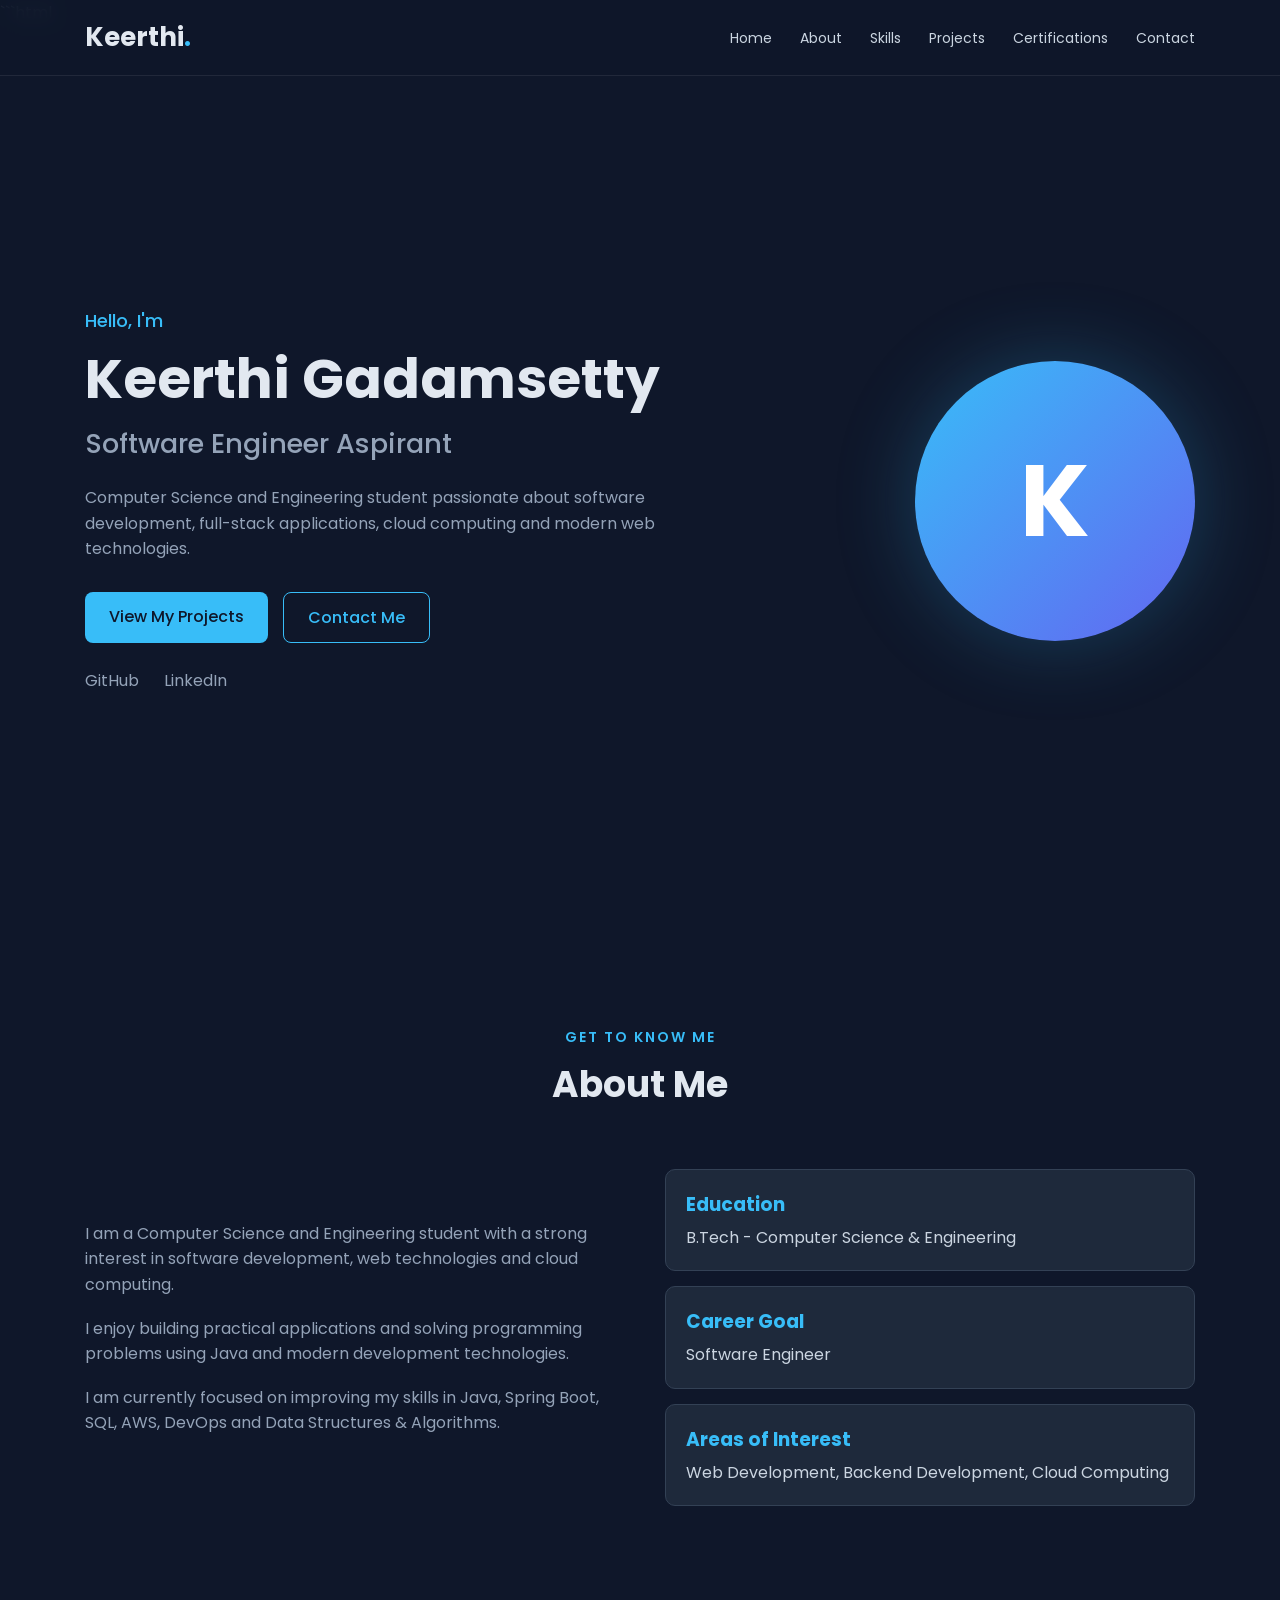
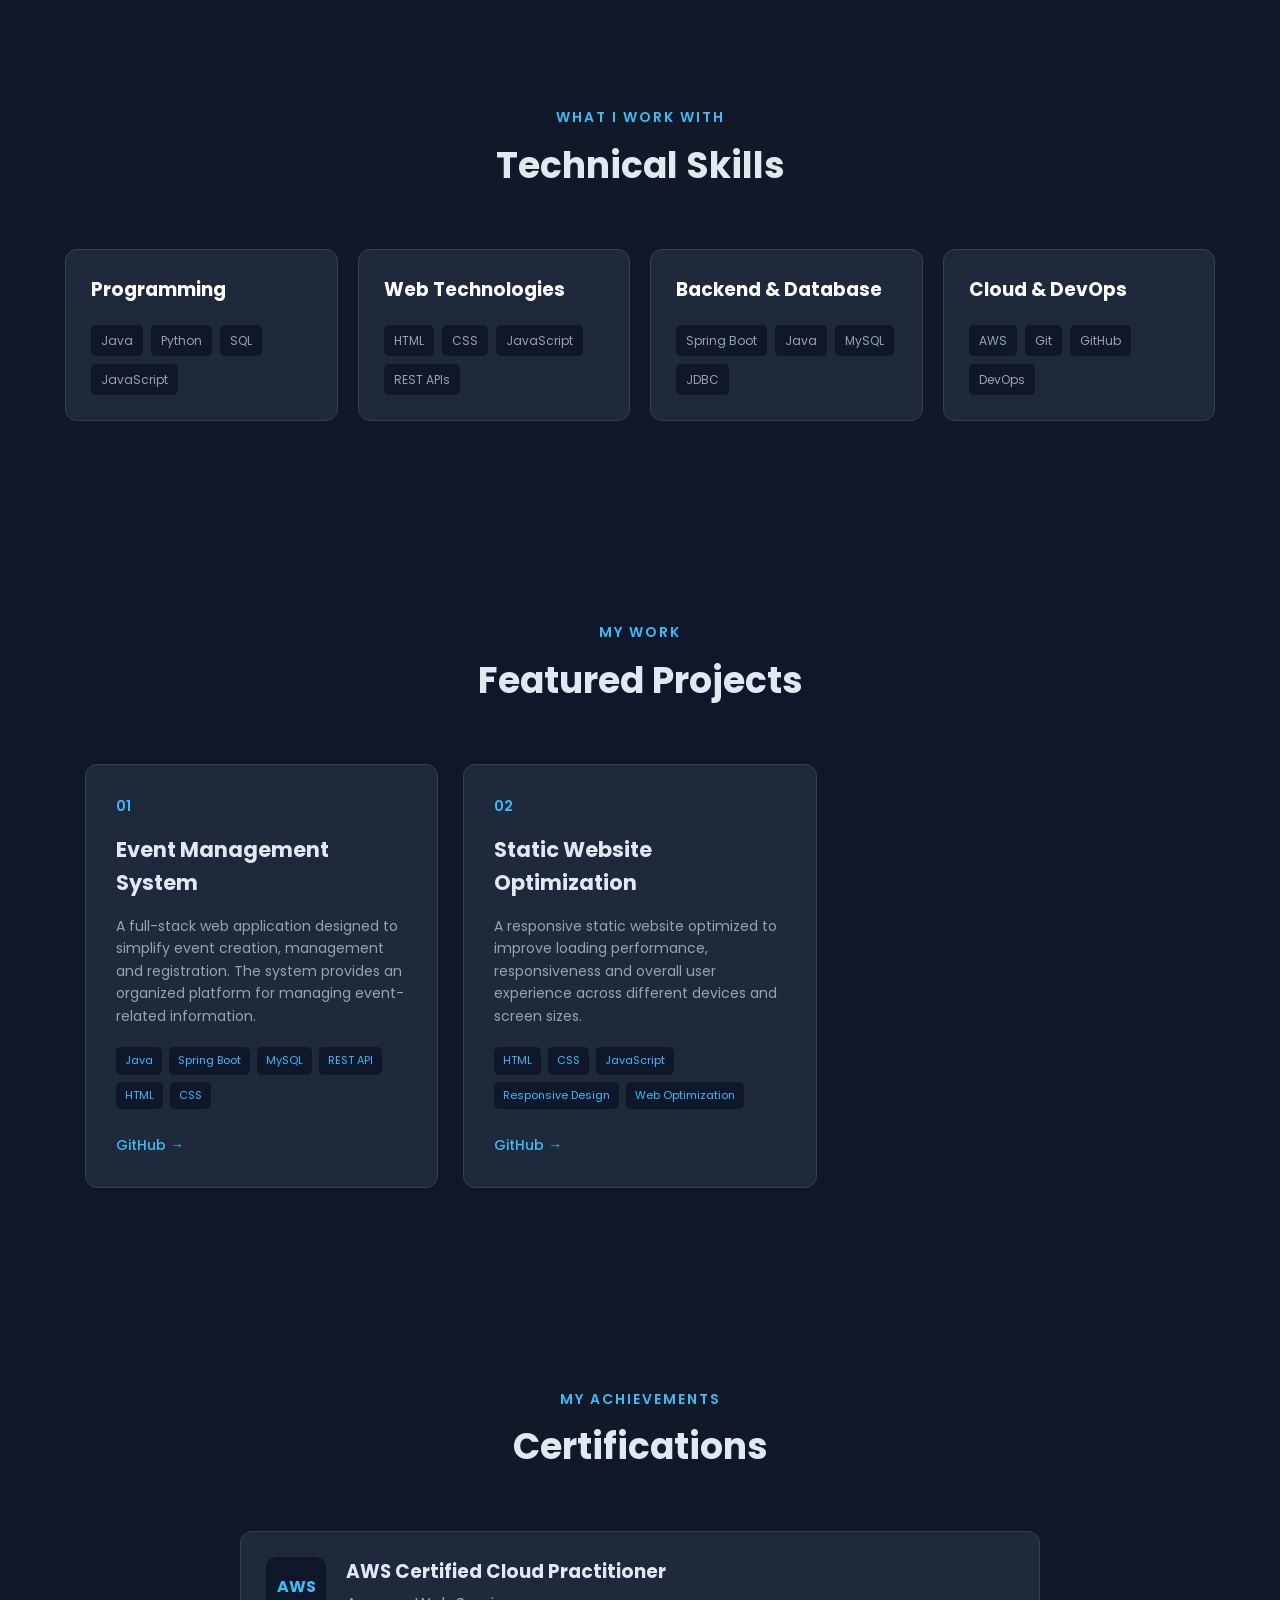
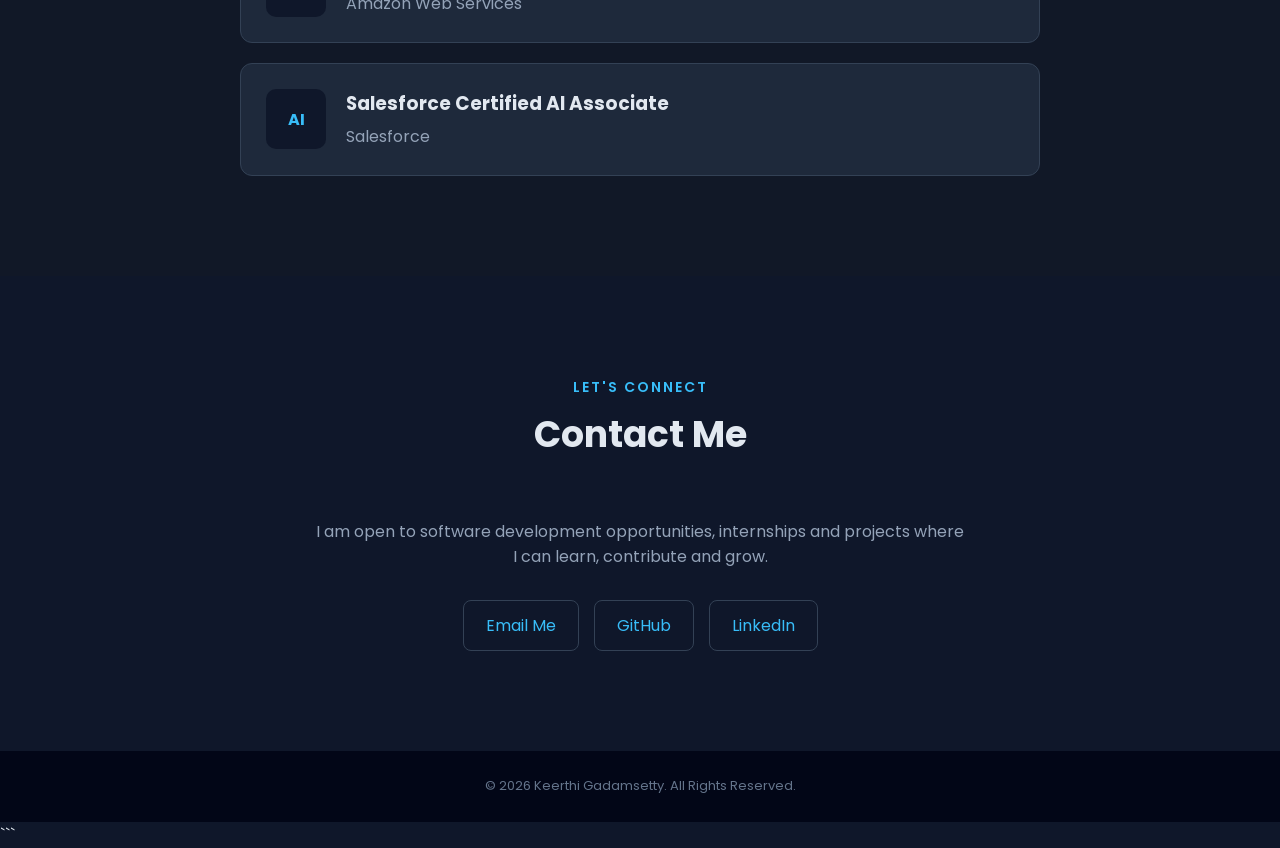
<file: index.html>
```html
<!DOCTYPE html>
<html lang="en">

<head>

    <meta charset="UTF-8">

    <meta name="viewport" content="width=device-width, initial-scale=1.0">

    <meta name="description"
          content="Keerthi Gadamsetty - Software Engineer Aspirant Portfolio">

    <title>Keerthi Gadamsetty | Software Engineer</title>

    <!-- CSS -->
    <link rel="stylesheet" href="style.css">

    <!-- Google Font -->
    <link
        href="https://fonts.googleapis.com/css2?family=Poppins:wght@300;400;500;600;700&display=swap"
        rel="stylesheet">

</head>


<body>


    <!-- ================= NAVBAR ================= -->

    <header>

        <nav class="navbar">

            <div class="logo">
                Keerthi<span>.</span>
            </div>


            <ul class="nav-links">

                <li>
                    <a href="#home">Home</a>
                </li>

                <li>
                    <a href="#about">About</a>
                </li>

                <li>
                    <a href="#skills">Skills</a>
                </li>

                <li>
                    <a href="#projects">Projects</a>
                </li>

                <li>
                    <a href="#certifications">Certifications</a>
                </li>

                <li>
                    <a href="#contact">Contact</a>
                </li>

            </ul>

        </nav>

    </header>



    <!-- ================= HOME / HERO ================= -->

    <section id="home" class="hero">


        <div class="hero-content">

            <p class="hello">
                Hello, I'm
            </p>


            <h1>
                Keerthi Gadamsetty
            </h1>


            <h2>
                Software Engineer Aspirant
            </h2>


            <p class="hero-description">

                Computer Science and Engineering student passionate
                about software development, full-stack applications,
                cloud computing and modern web technologies.

            </p>


            <div class="hero-buttons">

                <a href="#projects" class="btn primary-btn">
                    View My Projects
                </a>


                <a href="#contact" class="btn secondary-btn">
                    Contact Me
                </a>

            </div>


            <div class="social-links">

                <a
                    href="https://github.com/GadamsettyKeerthi"
                    target="_blank">
                    GitHub
                </a>


                <a
                    href="https://www.linkedin.com/in/gadamsetty-keerthi-869716289/"
                    target="_blank">
                    LinkedIn
                </a>

            </div>

        </div>



        <!-- PROFILE -->

        <div class="hero-image">

            <div class="profile-circle">

                <span>
                    K
                </span>

            </div>

        </div>

    </section>



    <!-- ================= ABOUT ================= -->

    <section id="about" class="section">


        <div class="section-title">

            <p>
                GET TO KNOW ME
            </p>

            <h2>
                About Me
            </h2>

        </div>



        <div class="about-content">


            <div class="about-text">

                <p>

                    I am a Computer Science and Engineering student
                    with a strong interest in software development,
                    web technologies and cloud computing.

                </p>


                <p>

                    I enjoy building practical applications and
                    solving programming problems using Java and
                    modern development technologies.

                </p>


                <p>

                    I am currently focused on improving my skills in
                    Java, Spring Boot, SQL, AWS, DevOps and
                    Data Structures & Algorithms.

                </p>

            </div>



            <div class="about-details">


                <div class="detail-box">

                    <h3>
                        Education
                    </h3>

                    <p>
                        B.Tech - Computer Science & Engineering
                    </p>

                </div>



                <div class="detail-box">

                    <h3>
                        Career Goal
                    </h3>

                    <p>
                        Software Engineer
                    </p>

                </div>



                <div class="detail-box">

                    <h3>
                        Areas of Interest
                    </h3>

                    <p>
                        Web Development, Backend Development,
                        Cloud Computing
                    </p>

                </div>


            </div>

        </div>

    </section>



    <!-- ================= SKILLS ================= -->

    <section id="skills" class="section skills-section">


        <div class="section-title">

            <p>
                WHAT I WORK WITH
            </p>

            <h2>
                Technical Skills
            </h2>

        </div>



        <div class="skills-container">


            <!-- LANGUAGES -->

            <div class="skill-card">

                <h3>
                    Programming
                </h3>


                <div class="skill-list">

                    <span>
                        Java
                    </span>

                    <span>
                        Python
                    </span>

                    <span>
                        SQL
                    </span>

                    <span>
                        JavaScript
                    </span>

                </div>

            </div>



            <!-- WEB -->

            <div class="skill-card">

                <h3>
                    Web Technologies
                </h3>


                <div class="skill-list">

                    <span>
                        HTML
                    </span>

                    <span>
                        CSS
                    </span>

                    <span>
                        JavaScript
                    </span>

                    <span>
                        REST APIs
                    </span>

                </div>

            </div>



            <!-- BACKEND -->

            <div class="skill-card">

                <h3>
                    Backend & Database
                </h3>


                <div class="skill-list">

                    <span>
                        Spring Boot
                    </span>

                    <span>
                        Java
                    </span>

                    <span>
                        MySQL
                    </span>

                    <span>
                        JDBC
                    </span>

                </div>

            </div>



            <!-- CLOUD -->

            <div class="skill-card">

                <h3>
                    Cloud & DevOps
                </h3>


                <div class="skill-list">

                    <span>
                        AWS
                    </span>

                    <span>
                        Git
                    </span>

                    <span>
                        GitHub
                    </span>

                    <span>
                        DevOps
                    </span>

                </div>

            </div>


        </div>

    </section>



    <!-- ================= PROJECTS ================= -->

    <section id="projects" class="section">


        <div class="section-title">

            <p>
                MY WORK
            </p>

            <h2>
                Featured Projects
            </h2>

        </div>



        <div class="projects-container">


            <!-- ================= PROJECT 1 ================= -->

            <div class="project-card">


                <div class="project-number">
                    01
                </div>


                <h3>
                    Event Management System
                </h3>


                <p>

                    A full-stack web application designed to simplify
                    event creation, management and registration.
                    The system provides an organized platform for
                    managing event-related information.

                </p>


                <div class="project-tech">

                    <span>
                        Java
                    </span>

                    <span>
                        Spring Boot
                    </span>

                    <span>
                        MySQL
                    </span>

                    <span>
                        REST API
                    </span>

                    <span>
                        HTML
                    </span>

                    <span>
                        CSS
                    </span>

                </div>


                <div class="project-links">

                    <a
                        href="https://github.com/GadamsettyKeerthi/FullStackProject-Team13"
                        target="_blank">

                        GitHub →

                    </a>


                   

                </div>


            </div>



            <!-- ================= PROJECT 2 ================= -->

            <div class="project-card">


                <div class="project-number">
                    02
                </div>


                <h3>
                    Static Website Optimization
                </h3>


                <p>

                    A responsive static website optimized to improve
                    loading performance, responsiveness and overall
                    user experience across different devices and
                    screen sizes.

                </p>


                <div class="project-tech">

                    <span>
                        HTML
                    </span>

                    <span>
                        CSS
                    </span>

                    <span>
                        JavaScript
                    </span>

                    <span>
                        Responsive Design
                    </span>

                    <span>
                        Web Optimization
                    </span>

                </div>


                <div class="project-links">

                    <a
                        href="https://github.com/GadamsettyKeerthi/CloudTeam---09"
                        target="_blank">

                        GitHub →

                    </a>


                  
                </div>


            </div>


        </div>

    </section>



    <!-- ================= CERTIFICATIONS ================= -->

    <section id="certifications"
             class="section certifications-section">


        <div class="section-title">

            <p>
                MY ACHIEVEMENTS
            </p>

            <h2>
                Certifications
            </h2>

        </div>



        <div class="certifications-container">


            <!-- AWS -->

            <div class="cert-card">


                <div class="cert-icon">
                    AWS
                </div>


                <div>

                    <h3>
                        AWS Certified Cloud Practitioner
                    </h3>

                    <p>
                        Amazon Web Services
                    </p>

                </div>


            </div>



            <!-- SALESFORCE -->

            <div class="cert-card">


                <div class="cert-icon">
                    AI
                </div>


                <div>

                    <h3>
                        Salesforce Certified AI Associate
                    </h3>

                    <p>
                        Salesforce
                    </p>

                </div>


            </div>


        </div>

    </section>



    <!-- ================= CONTACT ================= -->

    <section id="contact" class="section contact-section">


        <div class="section-title">

            <p>
                LET'S CONNECT
            </p>

            <h2>
                Contact Me
            </h2>

        </div>



        <div class="contact-content">


            <p>

                I am open to software development opportunities,
                internships and projects where I can learn,
                contribute and grow.

            </p>



            <div class="contact-links">


                <!-- CHANGE EMAIL -->

                <a
                    href="mailto:2300030185cseh1@example.com">

                    Email Me

                </a>



                <a
                    href="https://github.com/GadamsettyKeerthi"
                    target="_blank">

                    GitHub

                </a>



                <a
                    href="https://www.linkedin.com/in/gadamsetty-keerthi-869716289/"
                    target="_blank">

                    LinkedIn

                </a>


            </div>

        </div>

    </section>



    <!-- ================= FOOTER ================= -->

    <footer>

        <p>
            © 2026 Keerthi Gadamsetty. All Rights Reserved.
        </p>

    </footer>


</body>

</html>
```
</file>
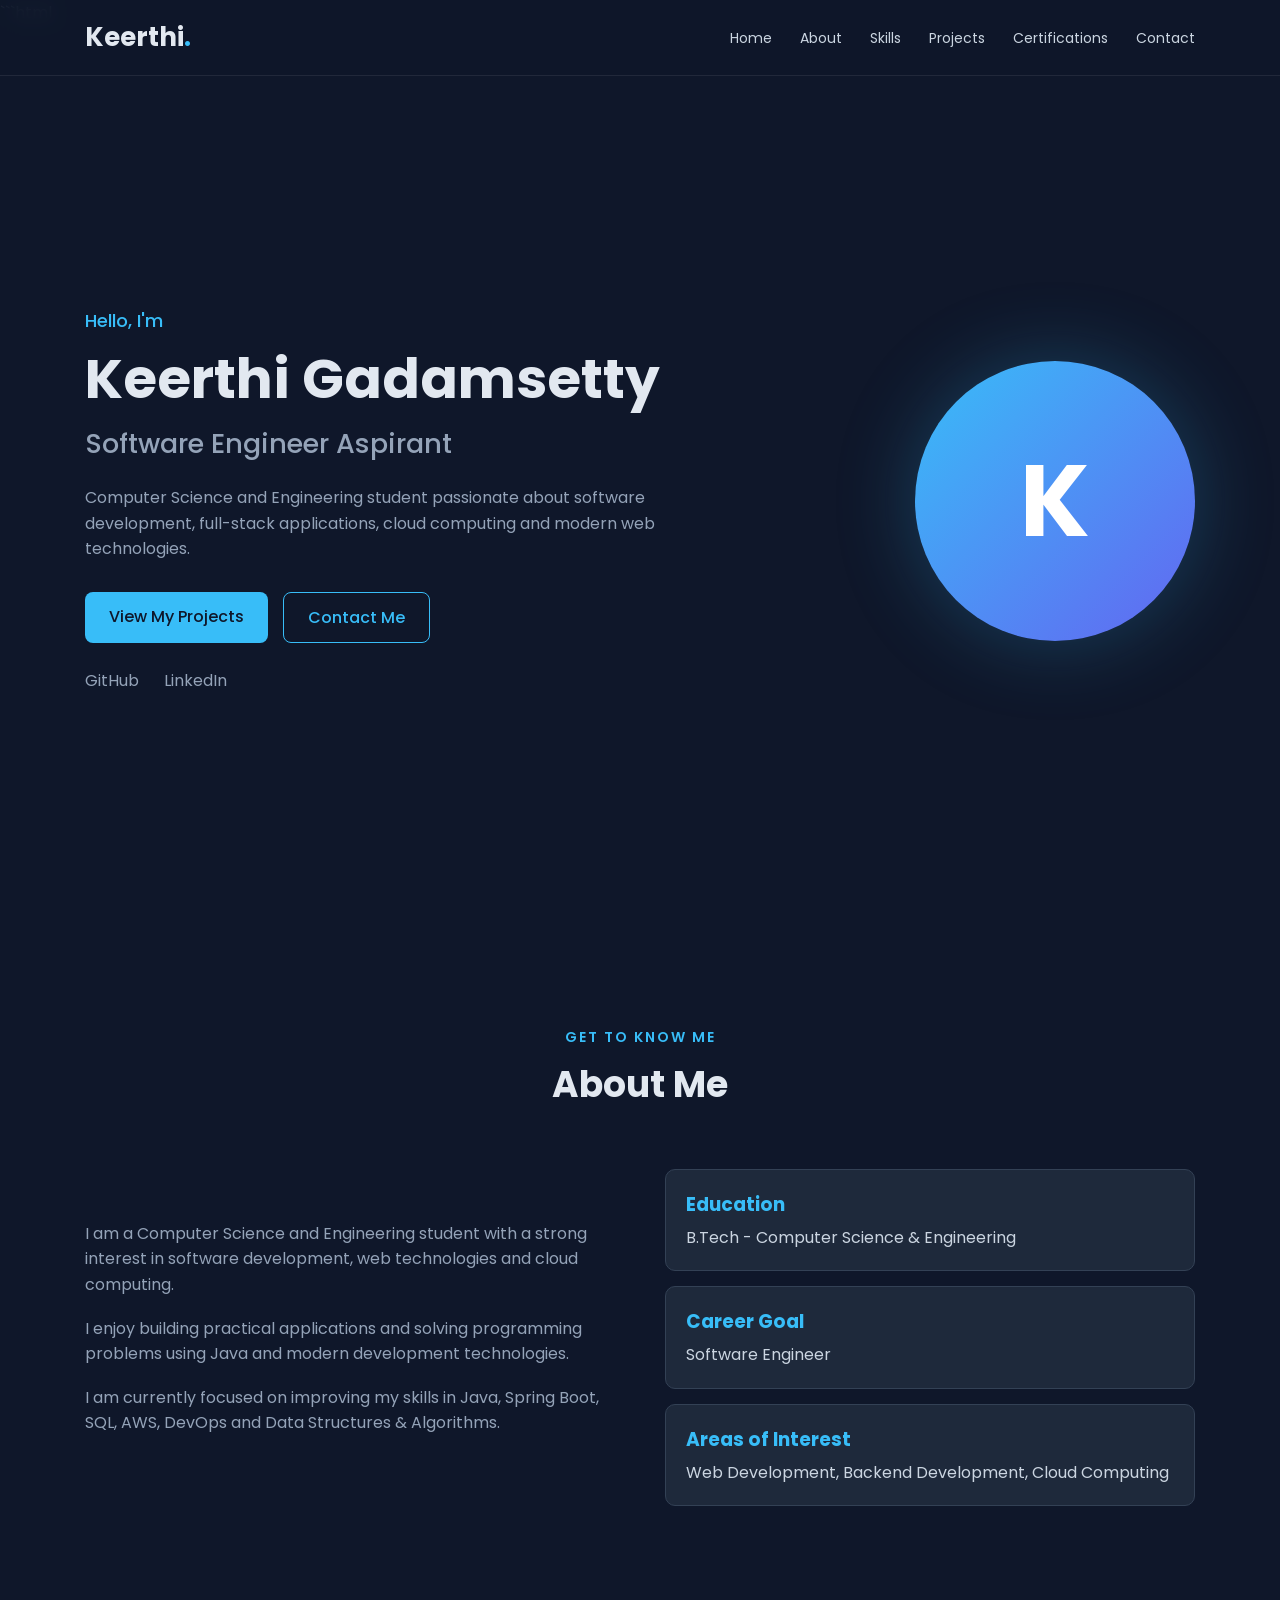
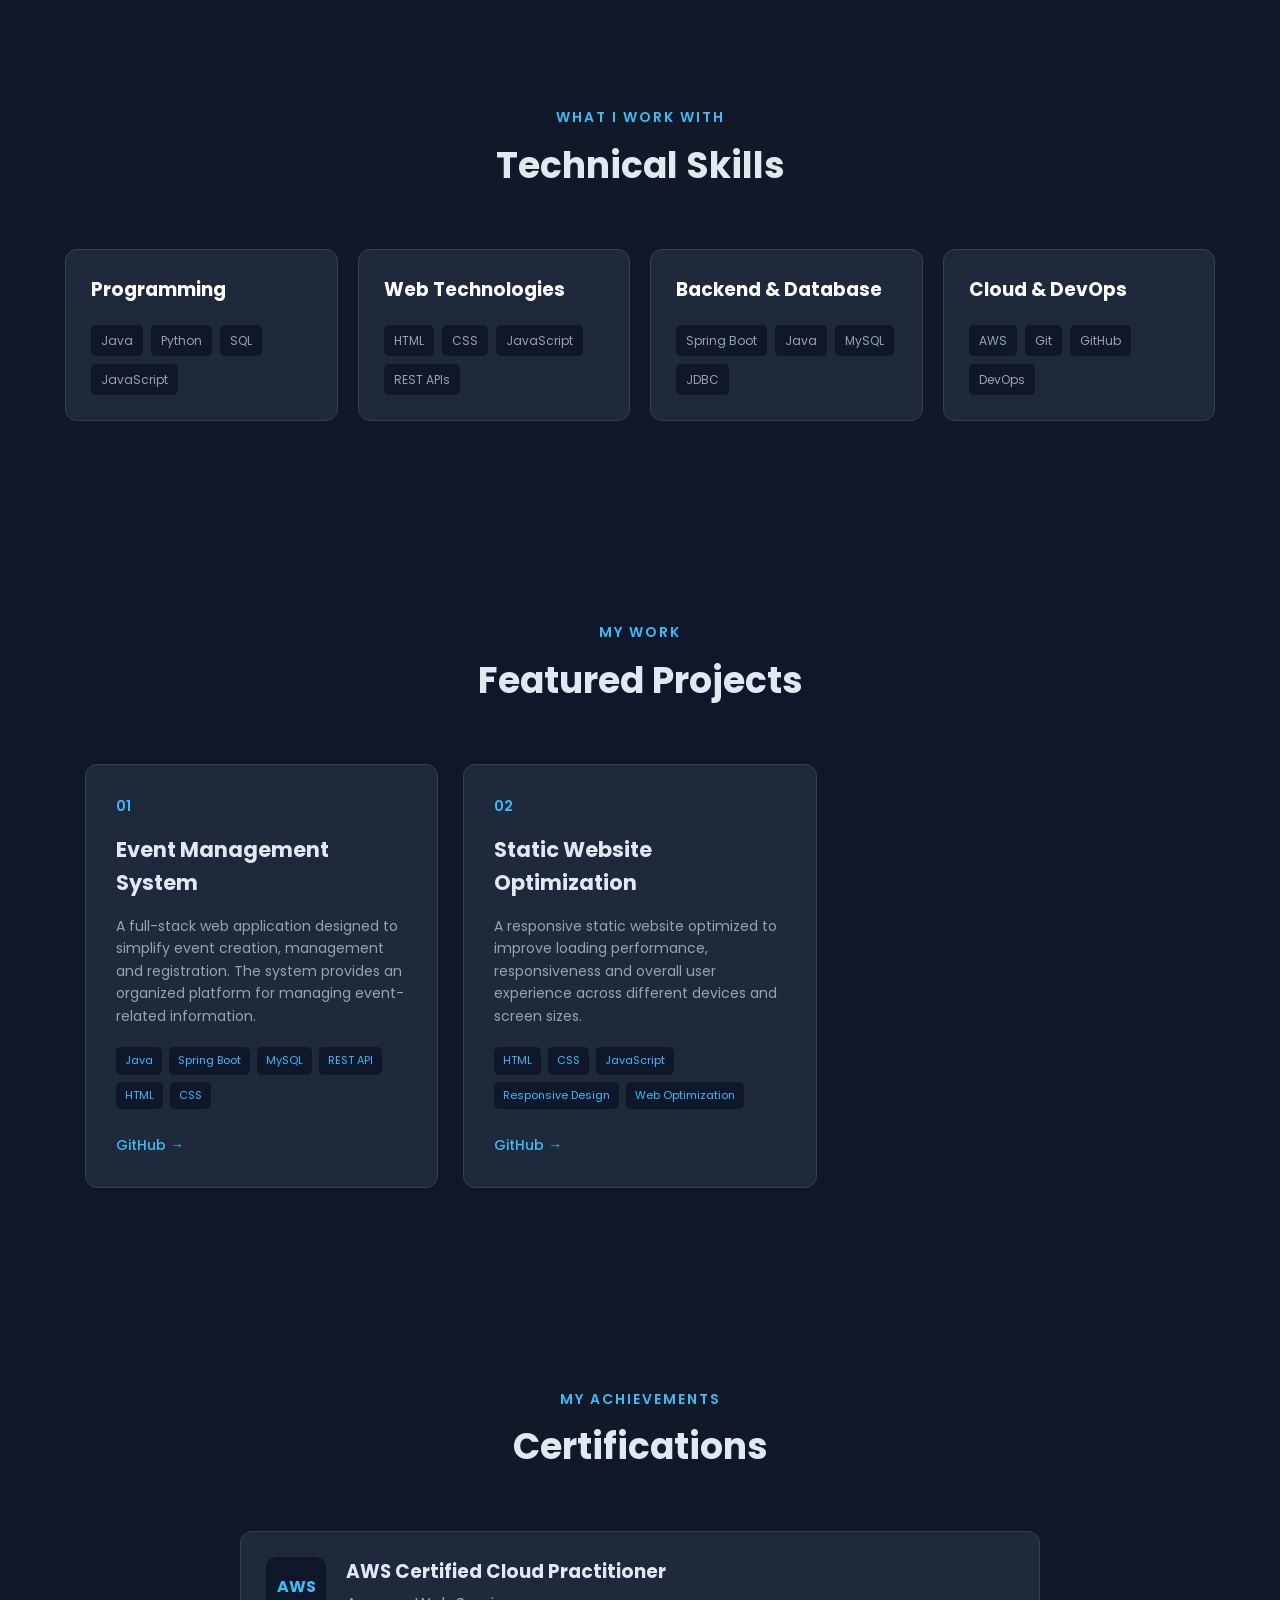
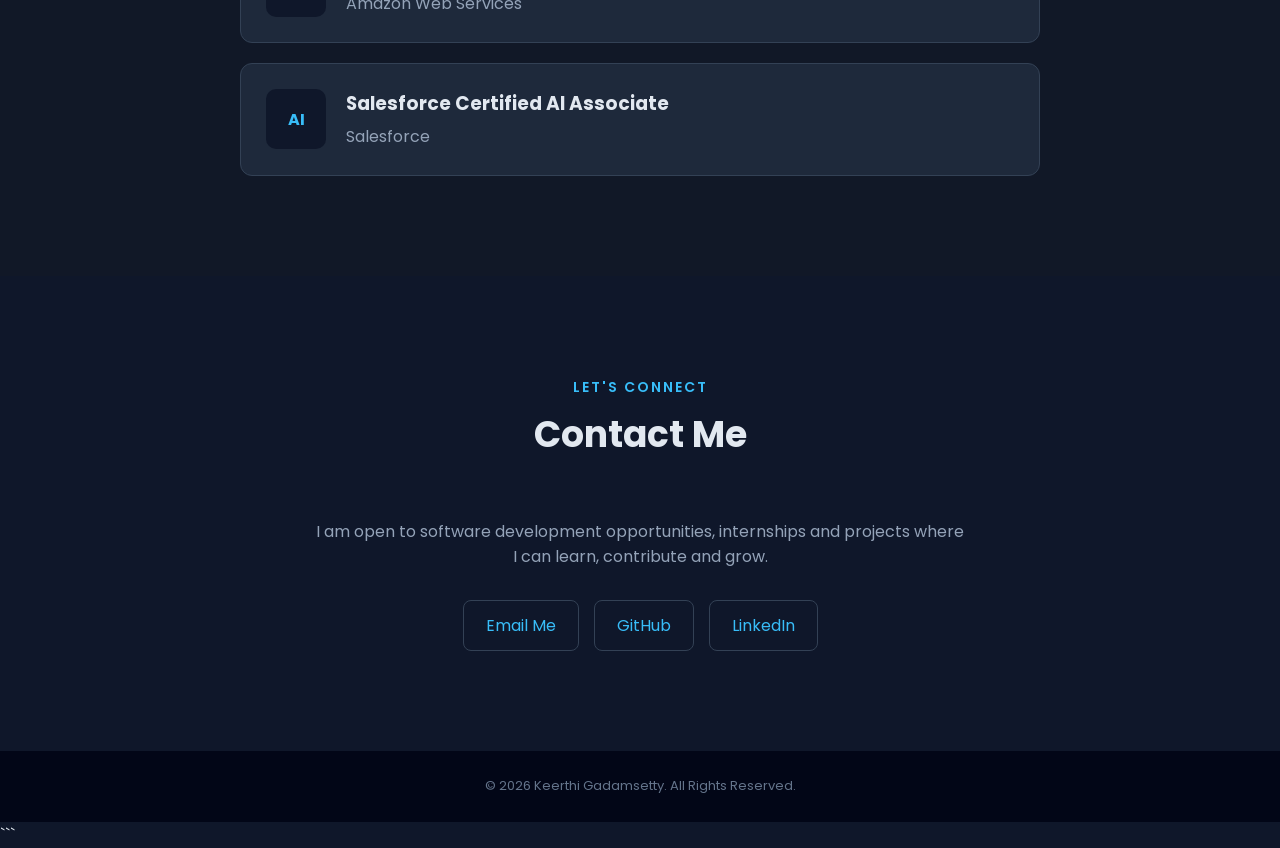
<file: portfolio.html>
```html
<!DOCTYPE html>
<html lang="en">

<head>

    <meta charset="UTF-8">

    <meta name="viewport" content="width=device-width, initial-scale=1.0">

    <meta name="description"
          content="Keerthi Gadamsetty - Software Engineer Aspirant Portfolio">

    <title>Keerthi Gadamsetty | Software Engineer</title>

    <!-- CSS -->
    <link rel="stylesheet" href="portfolio.css">

    <!-- Google Font -->
    <link
        href="https://fonts.googleapis.com/css2?family=Poppins:wght@300;400;500;600;700&display=swap"
        rel="stylesheet">

</head>


<body>


    <!-- ================= NAVBAR ================= -->

    <header>

        <nav class="navbar">

            <div class="logo">
                Keerthi<span>.</span>
            </div>


            <ul class="nav-links">

                <li>
                    <a href="#home">Home</a>
                </li>

                <li>
                    <a href="#about">About</a>
                </li>

                <li>
                    <a href="#skills">Skills</a>
                </li>

                <li>
                    <a href="#projects">Projects</a>
                </li>

                <li>
                    <a href="#certifications">Certifications</a>
                </li>

                <li>
                    <a href="#contact">Contact</a>
                </li>

            </ul>

        </nav>

    </header>



    <!-- ================= HOME / HERO ================= -->

    <section id="home" class="hero">


        <div class="hero-content">

            <p class="hello">
                Hello, I'm
            </p>


            <h1>
                Keerthi Gadamsetty
            </h1>


            <h2>
                Software Engineer Aspirant
            </h2>


            <p class="hero-description">

                Computer Science and Engineering student passionate
                about software development, full-stack applications,
                cloud computing and modern web technologies.

            </p>


            <div class="hero-buttons">

                <a href="#projects" class="btn primary-btn">
                    View My Projects
                </a>


                <a href="#contact" class="btn secondary-btn">
                    Contact Me
                </a>

            </div>


            <div class="social-links">

                <a
                    href="https://github.com/GadamsettyKeerthi"
                    target="_blank">
                    GitHub
                </a>


                <a
                    href="https://www.linkedin.com/in/gadamsetty-keerthi-869716289/"
                    target="_blank">
                    LinkedIn
                </a>

            </div>

        </div>



        <!-- PROFILE -->

        <div class="hero-image">

            <div class="profile-circle">

                <span>
                    K
                </span>

            </div>

        </div>

    </section>



    <!-- ================= ABOUT ================= -->

    <section id="about" class="section">


        <div class="section-title">

            <p>
                GET TO KNOW ME
            </p>

            <h2>
                About Me
            </h2>

        </div>



        <div class="about-content">


            <div class="about-text">

                <p>

                    I am a Computer Science and Engineering student
                    with a strong interest in software development,
                    web technologies and cloud computing.

                </p>


                <p>

                    I enjoy building practical applications and
                    solving programming problems using Java and
                    modern development technologies.

                </p>


                <p>

                    I am currently focused on improving my skills in
                    Java, Spring Boot, SQL, AWS, DevOps and
                    Data Structures & Algorithms.

                </p>

            </div>



            <div class="about-details">


                <div class="detail-box">

                    <h3>
                        Education
                    </h3>

                    <p>
                        B.Tech - Computer Science & Engineering
                    </p>

                </div>



                <div class="detail-box">

                    <h3>
                        Career Goal
                    </h3>

                    <p>
                        Software Engineer
                    </p>

                </div>



                <div class="detail-box">

                    <h3>
                        Areas of Interest
                    </h3>

                    <p>
                        Web Development, Backend Development,
                        Cloud Computing
                    </p>

                </div>


            </div>

        </div>

    </section>



    <!-- ================= SKILLS ================= -->

    <section id="skills" class="section skills-section">


        <div class="section-title">

            <p>
                WHAT I WORK WITH
            </p>

            <h2>
                Technical Skills
            </h2>

        </div>



        <div class="skills-container">


            <!-- LANGUAGES -->

            <div class="skill-card">

                <h3>
                    Programming
                </h3>


                <div class="skill-list">

                    <span>
                        Java
                    </span>

                    <span>
                        Python
                    </span>

                    <span>
                        SQL
                    </span>

                    <span>
                        JavaScript
                    </span>

                </div>

            </div>



            <!-- WEB -->

            <div class="skill-card">

                <h3>
                    Web Technologies
                </h3>


                <div class="skill-list">

                    <span>
                        HTML
                    </span>

                    <span>
                        CSS
                    </span>

                    <span>
                        JavaScript
                    </span>

                    <span>
                        REST APIs
                    </span>

                </div>

            </div>



            <!-- BACKEND -->

            <div class="skill-card">

                <h3>
                    Backend & Database
                </h3>


                <div class="skill-list">

                    <span>
                        Spring Boot
                    </span>

                    <span>
                        Java
                    </span>

                    <span>
                        MySQL
                    </span>

                    <span>
                        JDBC
                    </span>

                </div>

            </div>



            <!-- CLOUD -->

            <div class="skill-card">

                <h3>
                    Cloud & DevOps
                </h3>


                <div class="skill-list">

                    <span>
                        AWS
                    </span>

                    <span>
                        Git
                    </span>

                    <span>
                        GitHub
                    </span>

                    <span>
                        DevOps
                    </span>

                </div>

            </div>


        </div>

    </section>



    <!-- ================= PROJECTS ================= -->

    <section id="projects" class="section">


        <div class="section-title">

            <p>
                MY WORK
            </p>

            <h2>
                Featured Projects
            </h2>

        </div>



        <div class="projects-container">


            <!-- ================= PROJECT 1 ================= -->

            <div class="project-card">


                <div class="project-number">
                    01
                </div>


                <h3>
                    Event Management System
                </h3>


                <p>

                    A full-stack web application designed to simplify
                    event creation, management and registration.
                    The system provides an organized platform for
                    managing event-related information.

                </p>


                <div class="project-tech">

                    <span>
                        Java
                    </span>

                    <span>
                        Spring Boot
                    </span>

                    <span>
                        MySQL
                    </span>

                    <span>
                        REST API
                    </span>

                    <span>
                        HTML
                    </span>

                    <span>
                        CSS
                    </span>

                </div>


                <div class="project-links">

                    <a
                        href="https://github.com/GadamsettyKeerthi/FullStackProject-Team13"
                        target="_blank">

                        GitHub →

                    </a>


                   

                </div>


            </div>



            <!-- ================= PROJECT 2 ================= -->

            <div class="project-card">


                <div class="project-number">
                    02
                </div>


                <h3>
                    Static Website Optimization
                </h3>


                <p>

                    A responsive static website optimized to improve
                    loading performance, responsiveness and overall
                    user experience across different devices and
                    screen sizes.

                </p>


                <div class="project-tech">

                    <span>
                        HTML
                    </span>

                    <span>
                        CSS
                    </span>

                    <span>
                        JavaScript
                    </span>

                    <span>
                        Responsive Design
                    </span>

                    <span>
                        Web Optimization
                    </span>

                </div>


                <div class="project-links">

                    <a
                        href="https://github.com/GadamsettyKeerthi/CloudTeam---09"
                        target="_blank">

                        GitHub →

                    </a>


                  
                </div>


            </div>


        </div>

    </section>



    <!-- ================= CERTIFICATIONS ================= -->

    <section id="certifications"
             class="section certifications-section">


        <div class="section-title">

            <p>
                MY ACHIEVEMENTS
            </p>

            <h2>
                Certifications
            </h2>

        </div>



        <div class="certifications-container">


            <!-- AWS -->

            <div class="cert-card">


                <div class="cert-icon">
                    AWS
                </div>


                <div>

                    <h3>
                        AWS Certified Cloud Practitioner
                    </h3>

                    <p>
                        Amazon Web Services
                    </p>

                </div>


            </div>



            <!-- SALESFORCE -->

            <div class="cert-card">


                <div class="cert-icon">
                    AI
                </div>


                <div>

                    <h3>
                        Salesforce Certified AI Associate
                    </h3>

                    <p>
                        Salesforce
                    </p>

                </div>


            </div>


        </div>

    </section>



    <!-- ================= CONTACT ================= -->

    <section id="contact" class="section contact-section">


        <div class="section-title">

            <p>
                LET'S CONNECT
            </p>

            <h2>
                Contact Me
            </h2>

        </div>



        <div class="contact-content">


            <p>

                I am open to software development opportunities,
                internships and projects where I can learn,
                contribute and grow.

            </p>



            <div class="contact-links">


                <!-- CHANGE EMAIL -->

                <a
                    href="mailto:2300030185cseh1@example.com">

                    Email Me

                </a>



                <a
                    href="https://github.com/GadamsettyKeerthi"
                    target="_blank">

                    GitHub

                </a>



                <a
                    href="https://www.linkedin.com/in/gadamsetty-keerthi-869716289/"
                    target="_blank">

                    LinkedIn

                </a>


            </div>

        </div>

    </section>



    <!-- ================= FOOTER ================= -->

    <footer>

        <p>
            © 2026 Keerthi Gadamsetty. All Rights Reserved.
        </p>

    </footer>


</body>

</html>
```
</file>
<file: style.css>
/* ================= GENERAL ================= */

* {
    margin: 0;
    padding: 0;
    box-sizing: border-box;
}

html {
    scroll-behavior: smooth;
}

body {
    font-family: "Poppins", sans-serif;
    background: #0f172a;
    color: #e2e8f0;
    line-height: 1.6;
}

a {
    text-decoration: none;
    color: inherit;
}

section {
    scroll-margin-top: 80px;
}


/* ================= NAVBAR ================= */

header {
    width: 100%;
    position: fixed;
    top: 0;
    left: 0;
    z-index: 1000;

    background: rgba(15, 23, 42, 0.92);
    backdrop-filter: blur(10px);

    border-bottom: 1px solid rgba(255, 255, 255, 0.08);
}

.navbar {
    max-width: 1150px;
    margin: auto;

    height: 75px;

    display: flex;
    justify-content: space-between;
    align-items: center;

    padding: 0 20px;
}

.logo {
    font-size: 26px;
    font-weight: 700;
}

.logo span {
    color: #38bdf8;
}

.nav-links {
    display: flex;
    list-style: none;
    gap: 28px;
}

.nav-links a {
    font-size: 14px;
    color: #cbd5e1;

    transition: 0.3s;
}

.nav-links a:hover {
    color: #38bdf8;
}


/* ================= HERO ================= */

.hero {
    min-height: 100vh;
    max-width: 1150px;

    margin: auto;
    padding: 130px 20px 80px;

    display: flex;
    align-items: center;
    justify-content: space-between;

    gap: 50px;
}

.hero-content {
    max-width: 700px;
}

.hello {
    color: #38bdf8;
    font-size: 18px;
    font-weight: 500;

    margin-bottom: 10px;
}

.hero h1 {
    font-size: 55px;
    line-height: 1.2;

    margin-bottom: 10px;
}

.hero h2 {
    font-size: 27px;
    font-weight: 500;

    color: #94a3b8;

    margin-bottom: 20px;
}

.hero-description {
    color: #94a3b8;

    max-width: 650px;

    margin-bottom: 30px;
}


/* ================= BUTTONS ================= */

.hero-buttons {
    display: flex;
    gap: 15px;

    margin-bottom: 25px;
}

.btn {
    padding: 12px 24px;

    border-radius: 8px;

    font-weight: 500;

    transition: 0.3s;
}

.primary-btn {
    background: #38bdf8;
    color: #0f172a;
}

.primary-btn:hover {
    transform: translateY(-3px);
}

.secondary-btn {
    border: 1px solid #38bdf8;
    color: #38bdf8;
}

.secondary-btn:hover {
    background: #38bdf8;
    color: #0f172a;
}


/* ================= SOCIAL ================= */

.social-links {
    display: flex;
    gap: 25px;
}

.social-links a {
    color: #94a3b8;

    transition: 0.3s;
}

.social-links a:hover {
    color: #38bdf8;
}


/* ================= PROFILE ================= */

.hero-image {
    display: flex;
    justify-content: center;
    align-items: center;
}

.profile-circle {
    width: 280px;
    height: 280px;

    border-radius: 50%;

    display: flex;
    justify-content: center;
    align-items: center;

    background: linear-gradient(
        135deg,
        #38bdf8,
        #6366f1
    );

    box-shadow: 0 0 80px rgba(56, 189, 248, 0.25);
}

.profile-circle span {
    font-size: 100px;
    font-weight: 700;

    color: white;
}


/* ================= COMMON SECTION ================= */

.section {
    max-width: 1150px;

    margin: auto;

    padding: 100px 20px;
}

.section-title {
    text-align: center;

    margin-bottom: 55px;
}

.section-title p {
    color: #38bdf8;

    font-size: 14px;
    font-weight: 600;

    letter-spacing: 2px;

    margin-bottom: 8px;
}

.section-title h2 {
    font-size: 36px;
}


/* ================= ABOUT ================= */

.about-content {
    display: grid;

    grid-template-columns: 1fr 1fr;

    gap: 50px;

    align-items: center;
}

.about-text p {
    color: #94a3b8;

    margin-bottom: 18px;
}

.about-details {
    display: flex;

    flex-direction: column;

    gap: 15px;
}

.detail-box {
    padding: 20px;

    background: #1e293b;

    border-radius: 10px;

    border: 1px solid #334155;

    transition: 0.3s;
}

.detail-box:hover {
    transform: translateY(-4px);

    border-color: #38bdf8;
}

.detail-box h3 {
    color: #38bdf8;

    margin-bottom: 5px;
}

.detail-box p {
    color: #cbd5e1;
}


/* ================= SKILLS ================= */

.skills-section {
    max-width: 100%;
    background: #111827;
}

.skills-container {
    max-width: 1150px;

    margin: auto;

    display: grid;

    grid-template-columns: repeat(4, 1fr);

    gap: 20px;
}

.skill-card {
    background: #1e293b;

    padding: 25px;

    border-radius: 12px;

    border: 1px solid #334155;

    transition: 0.3s;
}

.skill-card:hover {
    transform: translateY(-6px);

    border-color: #38bdf8;
}

.skill-card h3 {
    margin-bottom: 20px;

    color: white;
}

.skill-list {
    display: flex;

    flex-wrap: wrap;

    gap: 8px;
}

.skill-list span {
    padding: 6px 10px;

    border-radius: 5px;

    background: #0f172a;

    color: #94a3b8;

    font-size: 12px;
}


/* ================= PROJECTS ================= */

.projects-container {
    display: grid;

    grid-template-columns: repeat(3, 1fr);

    gap: 25px;
}

.project-card {
    position: relative;

    padding: 30px;

    background: #1e293b;

    border: 1px solid #334155;

    border-radius: 12px;

    transition: 0.3s;
}

.project-card:hover {
    transform: translateY(-8px);

    border-color: #38bdf8;

    box-shadow: 0 15px 40px rgba(0, 0, 0, 0.2);
}

.project-number {
    color: #38bdf8;

    font-size: 14px;

    font-weight: 600;

    margin-bottom: 15px;
}

.project-card h3 {
    font-size: 21px;

    margin-bottom: 15px;
}

.project-card p {
    color: #94a3b8;

    font-size: 14px;

    margin-bottom: 20px;
}

.project-tech {
    display: flex;

    flex-wrap: wrap;

    gap: 7px;

    margin-bottom: 25px;
}

.project-tech span {
    font-size: 11px;

    padding: 5px 9px;

    background: #0f172a;

    color: #38bdf8;

    border-radius: 5px;
}

.project-links {
    display: flex;

    gap: 20px;
}

.project-links a {
    color: #38bdf8;

    font-size: 14px;

    font-weight: 500;
}


/* ================= CERTIFICATIONS ================= */

.certifications-section {
    max-width: 100%;

    background: #111827;
}

.certifications-container {
    max-width: 800px;

    margin: auto;

    display: flex;

    flex-direction: column;

    gap: 20px;
}

.cert-card {
    display: flex;

    align-items: center;

    gap: 20px;

    padding: 25px;

    background: #1e293b;

    border: 1px solid #334155;

    border-radius: 12px;

    transition: 0.3s;
}

.cert-card:hover {
    transform: translateX(5px);

    border-color: #38bdf8;
}

.cert-icon {
    width: 60px;
    height: 60px;

    display: flex;
    justify-content: center;
    align-items: center;

    border-radius: 10px;

    background: #0f172a;

    color: #38bdf8;

    font-weight: 700;
}

.cert-card h3 {
    margin-bottom: 5px;
}

.cert-card p {
    color: #94a3b8;
}


/* ================= CONTACT ================= */

.contact-section {
    text-align: center;
}

.contact-content {
    max-width: 650px;

    margin: auto;
}

.contact-content > p {
    color: #94a3b8;

    margin-bottom: 30px;
}

.contact-links {
    display: flex;

    justify-content: center;

    gap: 15px;

    flex-wrap: wrap;
}

.contact-links a {
    padding: 12px 22px;

    border: 1px solid #334155;

    border-radius: 8px;

    color: #38bdf8;

    transition: 0.3s;
}

.contact-links a:hover {
    background: #38bdf8;

    color: #0f172a;
}


/* ================= FOOTER ================= */

footer {
    padding: 25px;

    text-align: center;

    background: #020617;

    color: #64748b;

    font-size: 13px;
}


/* ================= RESPONSIVE ================= */

@media (max-width: 900px) {

    .nav-links {
        gap: 15px;
    }

    .hero {
        flex-direction: column-reverse;

        text-align: center;
    }

    .hero-description {
        margin-left: auto;
        margin-right: auto;
    }

    .hero-buttons,
    .social-links {
        justify-content: center;
    }

    .skills-container {
        grid-template-columns: repeat(2, 1fr);
    }

    .projects-container {
        grid-template-columns: 1fr;
    }

    .about-content {
        grid-template-columns: 1fr;
    }
}


@media (max-width: 650px) {

    .navbar {
        height: auto;

        padding: 15px;
    }

    .nav-links {
        display: none;
    }

    .hero h1 {
        font-size: 40px;
    }

    .hero h2 {
        font-size: 21px;
    }

    .profile-circle {
        width: 200px;
        height: 200px;
    }

    .profile-circle span {
        font-size: 70px;
    }

    .skills-container {
        grid-template-columns: 1fr;
    }

    .section-title h2 {
        font-size: 30px;
    }

    .hero-buttons {
        flex-direction: column;
    }

    .btn {
        display: block;
    }
}
</file>
<file: portfolio.css>
/* ================= GENERAL ================= */

* {
    margin: 0;
    padding: 0;
    box-sizing: border-box;
}

html {
    scroll-behavior: smooth;
}

body {
    font-family: "Poppins", sans-serif;
    background: #0f172a;
    color: #e2e8f0;
    line-height: 1.6;
}

a {
    text-decoration: none;
    color: inherit;
}

section {
    scroll-margin-top: 80px;
}


/* ================= NAVBAR ================= */

header {
    width: 100%;
    position: fixed;
    top: 0;
    left: 0;
    z-index: 1000;

    background: rgba(15, 23, 42, 0.92);
    backdrop-filter: blur(10px);

    border-bottom: 1px solid rgba(255, 255, 255, 0.08);
}

.navbar {
    max-width: 1150px;
    margin: auto;

    height: 75px;

    display: flex;
    justify-content: space-between;
    align-items: center;

    padding: 0 20px;
}

.logo {
    font-size: 26px;
    font-weight: 700;
}

.logo span {
    color: #38bdf8;
}

.nav-links {
    display: flex;
    list-style: none;
    gap: 28px;
}

.nav-links a {
    font-size: 14px;
    color: #cbd5e1;

    transition: 0.3s;
}

.nav-links a:hover {
    color: #38bdf8;
}


/* ================= HERO ================= */

.hero {
    min-height: 100vh;
    max-width: 1150px;

    margin: auto;
    padding: 130px 20px 80px;

    display: flex;
    align-items: center;
    justify-content: space-between;

    gap: 50px;
}

.hero-content {
    max-width: 700px;
}

.hello {
    color: #38bdf8;
    font-size: 18px;
    font-weight: 500;

    margin-bottom: 10px;
}

.hero h1 {
    font-size: 55px;
    line-height: 1.2;

    margin-bottom: 10px;
}

.hero h2 {
    font-size: 27px;
    font-weight: 500;

    color: #94a3b8;

    margin-bottom: 20px;
}

.hero-description {
    color: #94a3b8;

    max-width: 650px;

    margin-bottom: 30px;
}


/* ================= BUTTONS ================= */

.hero-buttons {
    display: flex;
    gap: 15px;

    margin-bottom: 25px;
}

.btn {
    padding: 12px 24px;

    border-radius: 8px;

    font-weight: 500;

    transition: 0.3s;
}

.primary-btn {
    background: #38bdf8;
    color: #0f172a;
}

.primary-btn:hover {
    transform: translateY(-3px);
}

.secondary-btn {
    border: 1px solid #38bdf8;
    color: #38bdf8;
}

.secondary-btn:hover {
    background: #38bdf8;
    color: #0f172a;
}


/* ================= SOCIAL ================= */

.social-links {
    display: flex;
    gap: 25px;
}

.social-links a {
    color: #94a3b8;

    transition: 0.3s;
}

.social-links a:hover {
    color: #38bdf8;
}


/* ================= PROFILE ================= */

.hero-image {
    display: flex;
    justify-content: center;
    align-items: center;
}

.profile-circle {
    width: 280px;
    height: 280px;

    border-radius: 50%;

    display: flex;
    justify-content: center;
    align-items: center;

    background: linear-gradient(
        135deg,
        #38bdf8,
        #6366f1
    );

    box-shadow: 0 0 80px rgba(56, 189, 248, 0.25);
}

.profile-circle span {
    font-size: 100px;
    font-weight: 700;

    color: white;
}


/* ================= COMMON SECTION ================= */

.section {
    max-width: 1150px;

    margin: auto;

    padding: 100px 20px;
}

.section-title {
    text-align: center;

    margin-bottom: 55px;
}

.section-title p {
    color: #38bdf8;

    font-size: 14px;
    font-weight: 600;

    letter-spacing: 2px;

    margin-bottom: 8px;
}

.section-title h2 {
    font-size: 36px;
}


/* ================= ABOUT ================= */

.about-content {
    display: grid;

    grid-template-columns: 1fr 1fr;

    gap: 50px;

    align-items: center;
}

.about-text p {
    color: #94a3b8;

    margin-bottom: 18px;
}

.about-details {
    display: flex;

    flex-direction: column;

    gap: 15px;
}

.detail-box {
    padding: 20px;

    background: #1e293b;

    border-radius: 10px;

    border: 1px solid #334155;

    transition: 0.3s;
}

.detail-box:hover {
    transform: translateY(-4px);

    border-color: #38bdf8;
}

.detail-box h3 {
    color: #38bdf8;

    margin-bottom: 5px;
}

.detail-box p {
    color: #cbd5e1;
}


/* ================= SKILLS ================= */

.skills-section {
    max-width: 100%;
    background: #111827;
}

.skills-container {
    max-width: 1150px;

    margin: auto;

    display: grid;

    grid-template-columns: repeat(4, 1fr);

    gap: 20px;
}

.skill-card {
    background: #1e293b;

    padding: 25px;

    border-radius: 12px;

    border: 1px solid #334155;

    transition: 0.3s;
}

.skill-card:hover {
    transform: translateY(-6px);

    border-color: #38bdf8;
}

.skill-card h3 {
    margin-bottom: 20px;

    color: white;
}

.skill-list {
    display: flex;

    flex-wrap: wrap;

    gap: 8px;
}

.skill-list span {
    padding: 6px 10px;

    border-radius: 5px;

    background: #0f172a;

    color: #94a3b8;

    font-size: 12px;
}


/* ================= PROJECTS ================= */

.projects-container {
    display: grid;

    grid-template-columns: repeat(3, 1fr);

    gap: 25px;
}

.project-card {
    position: relative;

    padding: 30px;

    background: #1e293b;

    border: 1px solid #334155;

    border-radius: 12px;

    transition: 0.3s;
}

.project-card:hover {
    transform: translateY(-8px);

    border-color: #38bdf8;

    box-shadow: 0 15px 40px rgba(0, 0, 0, 0.2);
}

.project-number {
    color: #38bdf8;

    font-size: 14px;

    font-weight: 600;

    margin-bottom: 15px;
}

.project-card h3 {
    font-size: 21px;

    margin-bottom: 15px;
}

.project-card p {
    color: #94a3b8;

    font-size: 14px;

    margin-bottom: 20px;
}

.project-tech {
    display: flex;

    flex-wrap: wrap;

    gap: 7px;

    margin-bottom: 25px;
}

.project-tech span {
    font-size: 11px;

    padding: 5px 9px;

    background: #0f172a;

    color: #38bdf8;

    border-radius: 5px;
}

.project-links {
    display: flex;

    gap: 20px;
}

.project-links a {
    color: #38bdf8;

    font-size: 14px;

    font-weight: 500;
}


/* ================= CERTIFICATIONS ================= */

.certifications-section {
    max-width: 100%;

    background: #111827;
}

.certifications-container {
    max-width: 800px;

    margin: auto;

    display: flex;

    flex-direction: column;

    gap: 20px;
}

.cert-card {
    display: flex;

    align-items: center;

    gap: 20px;

    padding: 25px;

    background: #1e293b;

    border: 1px solid #334155;

    border-radius: 12px;

    transition: 0.3s;
}

.cert-card:hover {
    transform: translateX(5px);

    border-color: #38bdf8;
}

.cert-icon {
    width: 60px;
    height: 60px;

    display: flex;
    justify-content: center;
    align-items: center;

    border-radius: 10px;

    background: #0f172a;

    color: #38bdf8;

    font-weight: 700;
}

.cert-card h3 {
    margin-bottom: 5px;
}

.cert-card p {
    color: #94a3b8;
}


/* ================= CONTACT ================= */

.contact-section {
    text-align: center;
}

.contact-content {
    max-width: 650px;

    margin: auto;
}

.contact-content > p {
    color: #94a3b8;

    margin-bottom: 30px;
}

.contact-links {
    display: flex;

    justify-content: center;

    gap: 15px;

    flex-wrap: wrap;
}

.contact-links a {
    padding: 12px 22px;

    border: 1px solid #334155;

    border-radius: 8px;

    color: #38bdf8;

    transition: 0.3s;
}

.contact-links a:hover {
    background: #38bdf8;

    color: #0f172a;
}


/* ================= FOOTER ================= */

footer {
    padding: 25px;

    text-align: center;

    background: #020617;

    color: #64748b;

    font-size: 13px;
}


/* ================= RESPONSIVE ================= */

@media (max-width: 900px) {

    .nav-links {
        gap: 15px;
    }

    .hero {
        flex-direction: column-reverse;

        text-align: center;
    }

    .hero-description {
        margin-left: auto;
        margin-right: auto;
    }

    .hero-buttons,
    .social-links {
        justify-content: center;
    }

    .skills-container {
        grid-template-columns: repeat(2, 1fr);
    }

    .projects-container {
        grid-template-columns: 1fr;
    }

    .about-content {
        grid-template-columns: 1fr;
    }
}


@media (max-width: 650px) {

    .navbar {
        height: auto;

        padding: 15px;
    }

    .nav-links {
        display: none;
    }

    .hero h1 {
        font-size: 40px;
    }

    .hero h2 {
        font-size: 21px;
    }

    .profile-circle {
        width: 200px;
        height: 200px;
    }

    .profile-circle span {
        font-size: 70px;
    }

    .skills-container {
        grid-template-columns: 1fr;
    }

    .section-title h2 {
        font-size: 30px;
    }

    .hero-buttons {
        flex-direction: column;
    }

    .btn {
        display: block;
    }
}
</file>
